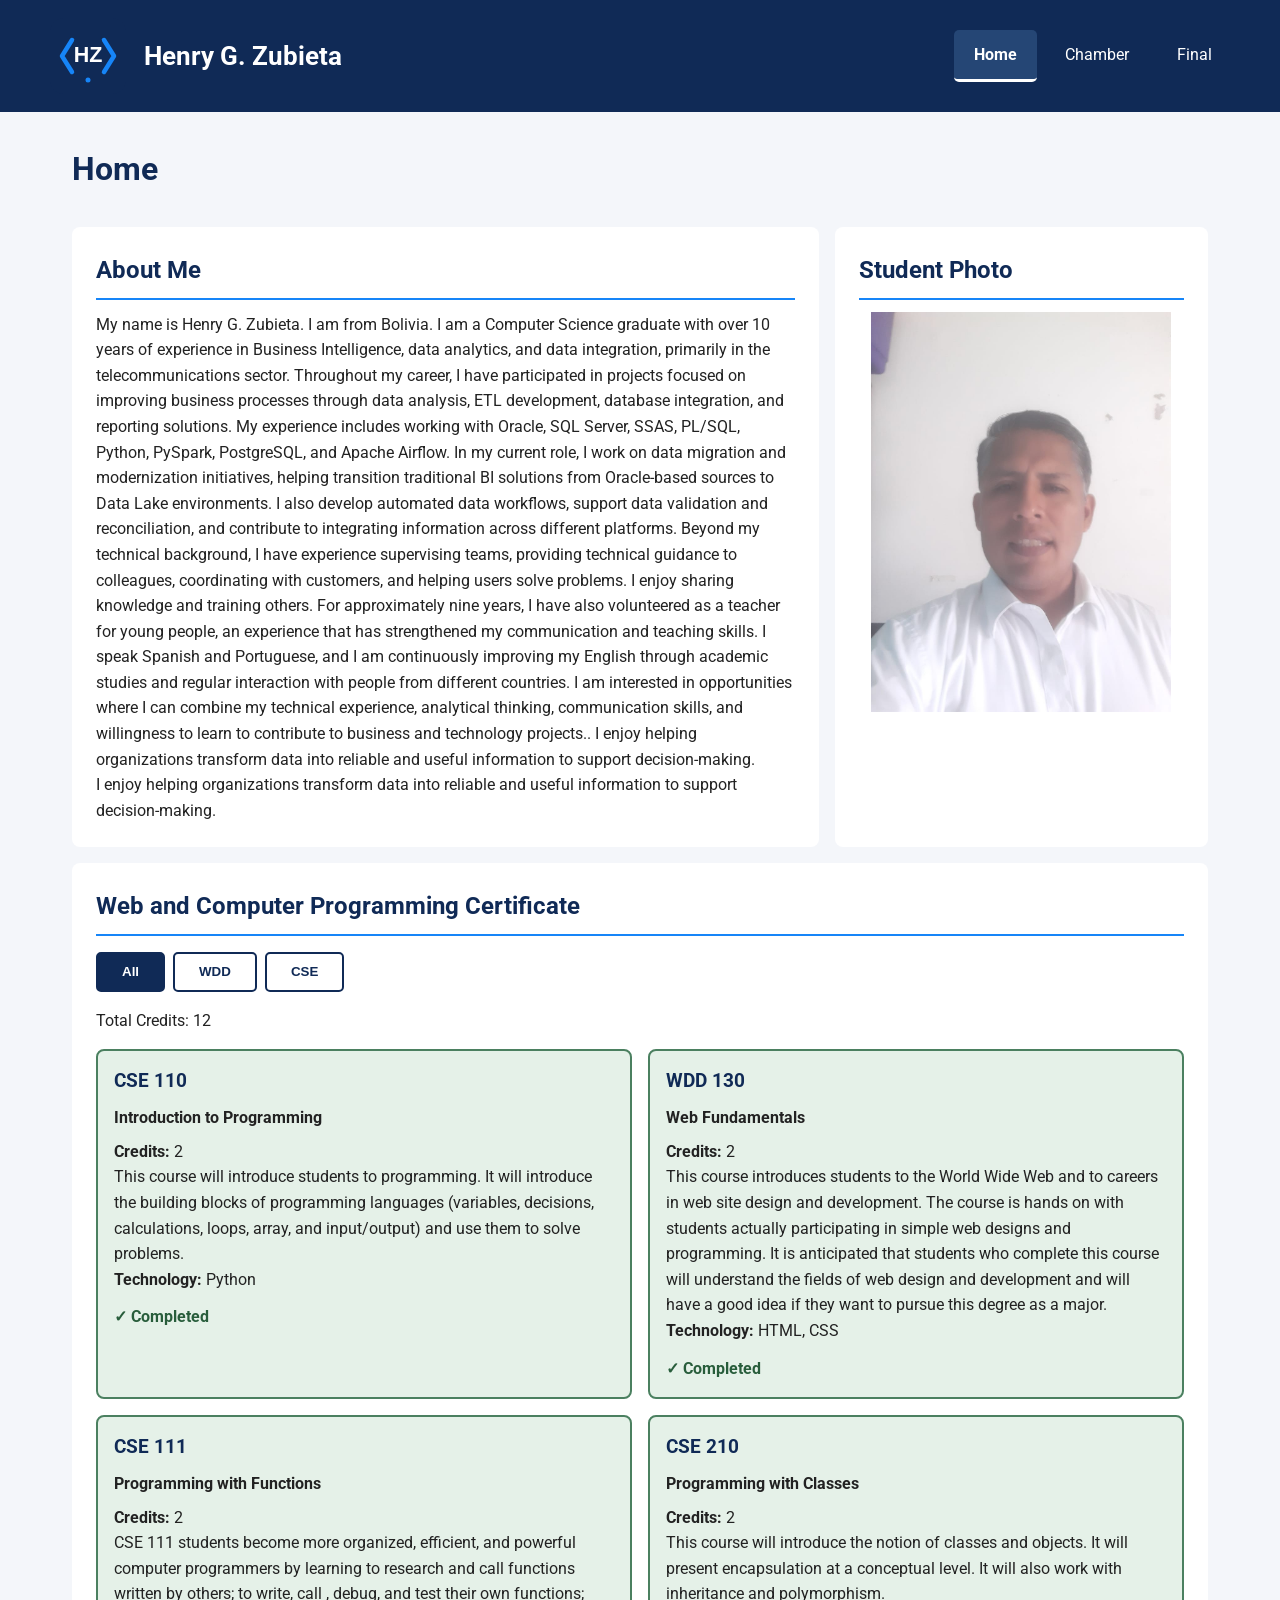
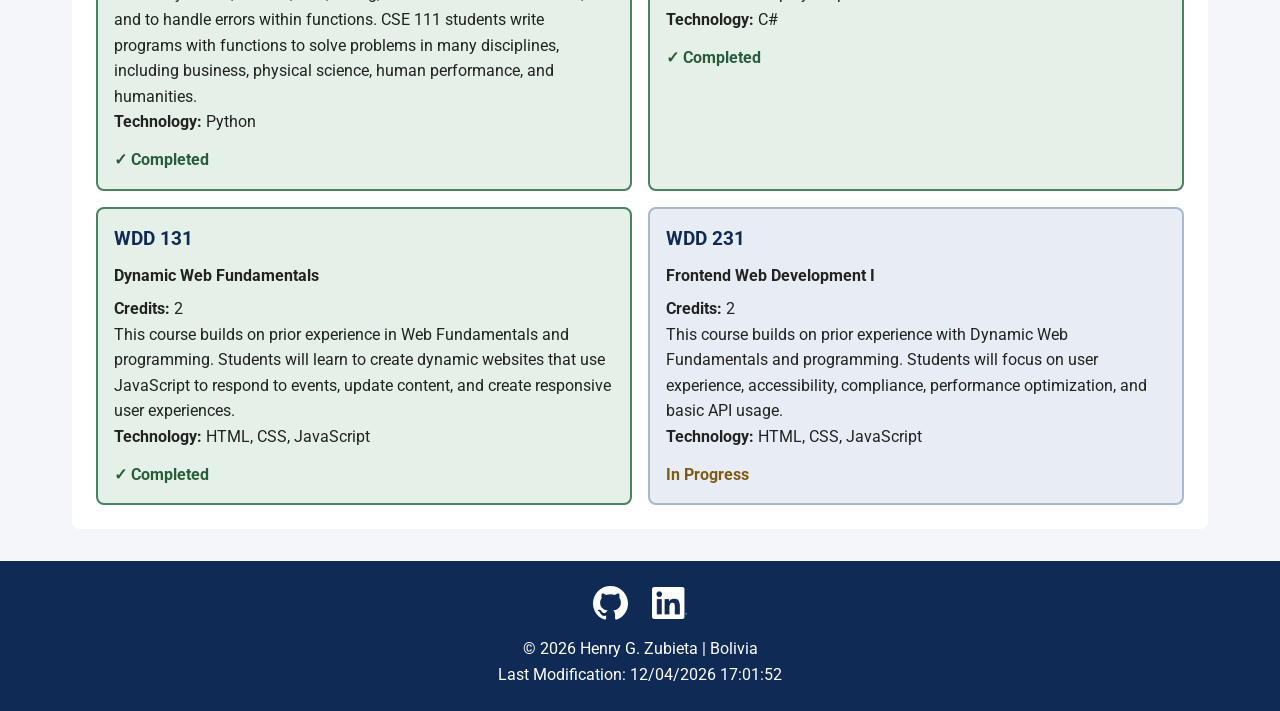
<file: index.html>
<!DOCTYPE html>
<html lang="en-US">
<head>
    <meta charset="UTF-8">
    <meta name="viewport" content="width=device-width, initial-scale=1.0">

    <title>Henry Zubieta's Courses</title>

    <meta name="description" content="Henry Zubieta's WDD 231 course home page, featuring personal information and Web and Computer Programming courses.">
    <meta name="author" content="Henry G. Zubieta">

    <!-- Google Fonts -->
    <link rel="preconnect" href="https://fonts.googleapis.com">
    <link rel="preconnect" href="https://fonts.gstatic.com" crossorigin>
    <link href="https://fonts.googleapis.com/css2?family=Roboto:wght@100;400;700&display=swap" rel="stylesheet">

    <!-- CSS -->
    <link href="styles/small.css" rel="stylesheet">
    <link href="styles/larger.css" rel="stylesheet">

    <!-- JavaScript -->
    <script src="scripts/navigation.js" defer></script>
    <script src="scripts/date.js" defer></script>
    <script src="scripts/course.js" defer></script>
</head>

<body>
    
    <header>
        <img src="images/logo.svg" alt="Henry Zubieta logo">
        <span>Henry G. Zubieta</span>

        <button id="menu-button" aria-label="Open navigation menu"
            aria-expanded="false" aria-controls="primary-nav">
            ☰
        </button>

        <nav id="primary-nav">
            <ul>
                <li><a href="index.html" class="active" aria-current="page">Home</a></li>
                <li><a href="chamber/index.html">Chamber</a></li>
                <li><a href="final/index.html">Final</a></li>
            </ul>
        </nav>
    </header>


    <main>
        <h1>Home</h1>

        <section>
            <h2>About Me</h2>
            <p>
                My name is Henry G. Zubieta. I am from Bolivia. I am a Computer Science graduate with over 10 years of experience in Business Intelligence, data analytics, and data integration, primarily in the telecommunications sector. Throughout my career, I have participated in projects focused on improving business processes through data analysis, ETL development, database integration, and reporting solutions. My experience includes working with Oracle, SQL Server, SSAS, PL/SQL, Python, PySpark, PostgreSQL, and Apache Airflow. In my current role, I work on data migration and modernization initiatives, helping transition traditional BI solutions from Oracle-based sources to Data Lake environments. I also develop automated data workflows, support data validation and reconciliation, and contribute to integrating information across different platforms. Beyond my technical background, I have experience supervising teams, providing technical guidance to colleagues, coordinating with customers, and helping users solve problems. I enjoy sharing knowledge and training others. For approximately nine years, I have also volunteered as a teacher for young people, an experience that has strengthened my communication and teaching skills. I speak Spanish and Portuguese, and I am continuously improving my English through academic studies and regular interaction with people from different countries. I am interested in opportunities where I can combine my technical experience, analytical thinking, communication skills, and willingness to learn to contribute to business and technology projects..
                I enjoy helping organizations transform data into reliable and useful information to support decision-making.
            </p>
            <p>
                I enjoy helping organizations transform data into
                reliable and useful information to support
                decision-making.
            </p>
        </section>

        <section>
            <h2>Student Photo</h2>
            <img src="images/profile.jpg" alt="Henry Zubieta profile photo" width="300" height="300">
        </section>
        
        <section class="certificate">
            <h2>Web and Computer Programming Certificate</h2>
            
            <div class="course-filters">
                <button id="all-courses" class="filter-button active"
                    data-filter="ALL" aria-pressed="true">
                    All
                </button>

                <button id="wdd-courses" class="filter-button"
                    data-filter="WDD" aria-pressed="false">
                    WDD
                </button>

                <button id="cse-courses" class="filter-button"
                    data-filter="CSE" aria-pressed="false">
                    CSE
                </button>
            </div>

            <p id="credit-total" aria-live="polite">Total Credits: 0</p>

            <div id="course-container" class="course-container">
            </div>

        </section>

    </main>
    
    <footer>
        <div class="social-links">
            <a href="https://github.com/gheraldz-code"
            target="_blank"
            rel="noopener noreferrer"
            aria-label="Visit my GitHub profile">

                <img src="images/github.svg"
                    alt=""
                    width="35"
                    height="35">
            </a>

            <a href="https://linkedin.com/in/henry-g-zubieta"
            target="_blank"
            rel="noopener noreferrer"
            aria-label="Visit my LinkedIn profile">

                <img src="images/linkedin.png"
                    alt=""
                    width="35"
                    height="35">
            </a>
        </div>

        <p>
            &copy; <span id="currentyear"></span>
            Henry G. Zubieta | Bolivia
        </p>

        <p>
            Last Modification:
            <span id="lastModified"></span>
        </p>
    </footer>

</body>
</html>
</file>
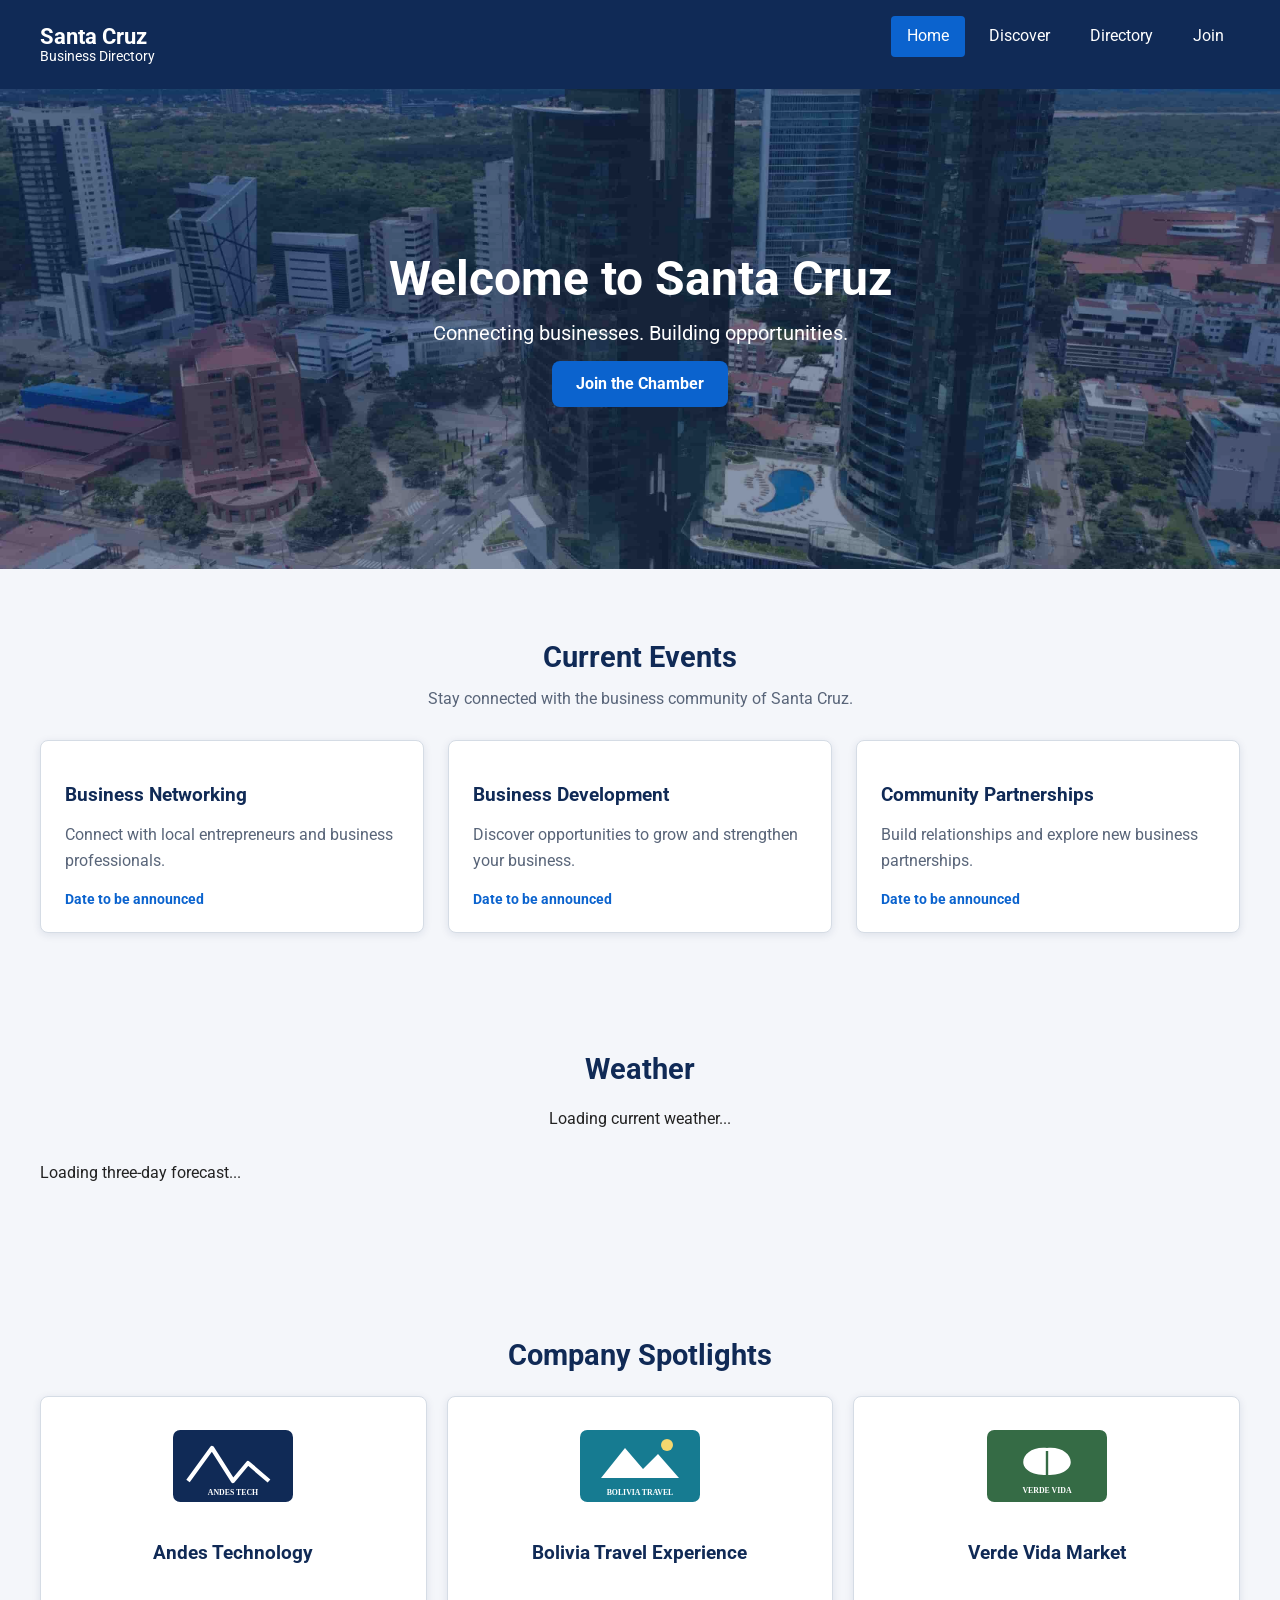
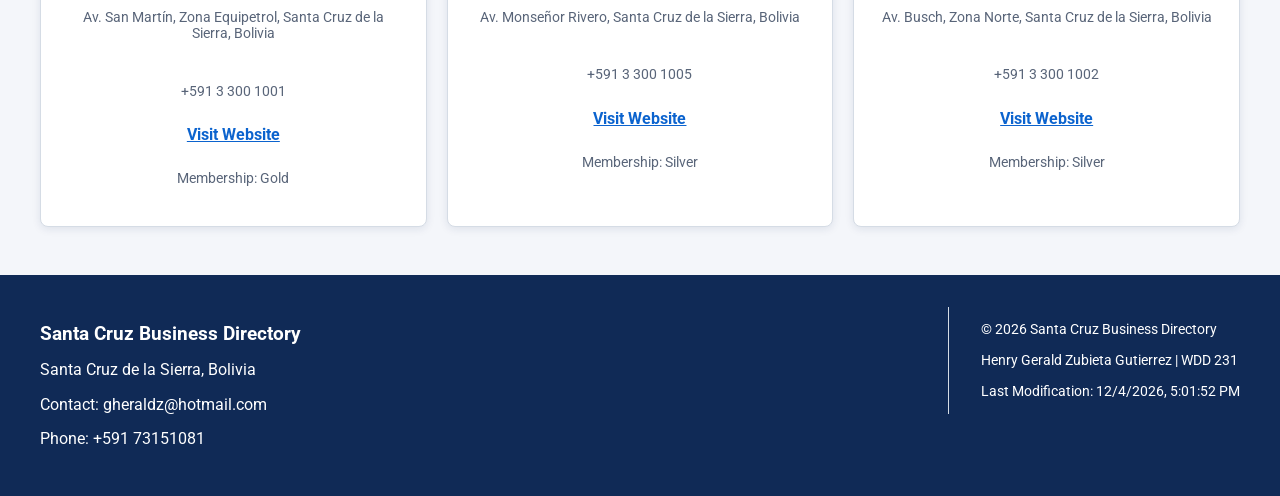
<file: chamber/index.html>
<!DOCTYPE html>
<html lang="en-US">
<head>
    <meta charset="UTF-8">
    <meta name="viewport" content="width=device-width, initial-scale=1.0">

    <meta name="description" content="Welcome to the Santa Cruz Business Directory. Connect with local businesses, discover events, and explore opportunities in Santa Cruz de la Sierra, Bolivia.">
    <meta name="author" content="Henry Gerald Zubieta Gutierrez">

    <meta property="og:title" content="Santa Cruz Business Directory | Home">
    <meta property="og:description" content="Connect with businesses and discover opportunities in Santa Cruz de la Sierra, Bolivia.">
    <meta property="og:type" content="website">
    <meta property="og:image" content="https://gheraldz-code.github.io/wdd231/chamber/images/social-preview.png">
    <meta property="og:url" content="https://gheraldz-code.github.io/wdd231/chamber/index.html">
    
    <title>Home | Santa Cruz Business Directory</title>

    <link rel="icon" href="images/favicon.ico">

    <link rel="preconnect" href="https://fonts.googleapis.com">
    <link rel="preconnect" href="https://fonts.gstatic.com" crossorigin>
    <link href="https://fonts.googleapis.com/css2?family=Roboto:wght@400;500;700&display=swap" rel="stylesheet">

    <link rel="stylesheet" href="styles/normalize.css">
    <link rel="stylesheet" href="styles/small.css">
    <link rel="stylesheet" href="styles/large.css">

    <script type="module" src="scripts/home.mjs"></script>
</head>

<body>
    <header>
        <div class="header-content">
            <a href="index.html" class="site-brand" aria-label="Santa Cruz Business Directory Home">
                <span class="brand-name">Santa Cruz</span>
                <span class="brand-subtitle">Business Directory</span>
            </a>

            <button id="menu-button" class="menu-button"
                aria-label="Open navigation menu"
                aria-expanded="false"
                aria-controls="primary-navigation">
                ☰
            </button>

            <nav id="primary-navigation" class="navigation">
                
                <ul>
                    <li><a href="index.html" class="active" aria-current="page">Home</a></li>
                    <li><a href="discover.html">Discover</a></li>
                    <li><a href="directory.html">Directory</a></li>
                    <li><a href="join.html">Join</a></li>
                </ul>
                
            </nav>
        </div>
    </header>

    <main>
        <section class="hero">
            <img src="images/hero.jpg"
                alt="Business community in Santa Cruz de la Sierra">
            <div class="hero-content">
                <h1>Welcome to Santa Cruz</h1>
                <p>Connecting businesses. Building opportunities.</p>
                <a href="join.html" class="cta-button">Join the Chamber</a>
            </div>
        </section>

        <section class="current-events">
            <div class="section-heading">
                <h2>Current Events</h2>
                <p>Stay connected with the business community of Santa Cruz.</p>
            </div>

            <div id="events-container" class="events-grid">

                <article class="event-card">
                    <h3>Business Networking</h3>
                    <p>Connect with local entrepreneurs and business professionals.</p>
                    <span class="event-date">Date to be announced</span>
                </article>

                <article class="event-card">
                    <h3>Business Development</h3>
                    <p>Discover opportunities to grow and strengthen your business.</p>
                    <span class="event-date">Date to be announced</span>
                </article>

                <article class="event-card">
                    <h3>Community Partnerships</h3>
                    <p>Build relationships and explore new business partnerships.</p>
                    <span class="event-date">Date to be announced</span>
                </article>

            </div>
        </section>

        <section class="weather-section">
            <h2>Weather</h2>
            <div id="current-weather">
                <p>Loading current weather...</p>
            </div>
            <div id="weather-forecast">
                <p>Loading three-day forecast...</p>
            </div>
        </section>

        <section class="company-spotlights">
            <h2>Company Spotlights</h2>
            <div id="spotlights-container">
                <p>Loading featured businesses...</p>
            </div>
        </section>
    </main>

    <footer>
        <div class="footer-content">
            <div class="contact-information">
                <h2>Santa Cruz Business Directory</h2>
                <p>Santa Cruz de la Sierra, Bolivia</p>
                <p>Contact: gheraldz@hotmail.com</p>
                <p>Phone: +591 73151081</p>
            </div>

            <div class="development-information">
                <p>&copy; <span id="current-year"></span>
                    Santa Cruz Business Directory</p>
                <p>Henry Gerald Zubieta Gutierrez | WDD 231</p>
                <p>Last Modification: <span id="last-modified"></span></p>
            </div>
        </div>
    </footer>
</body>
</html>
</file>
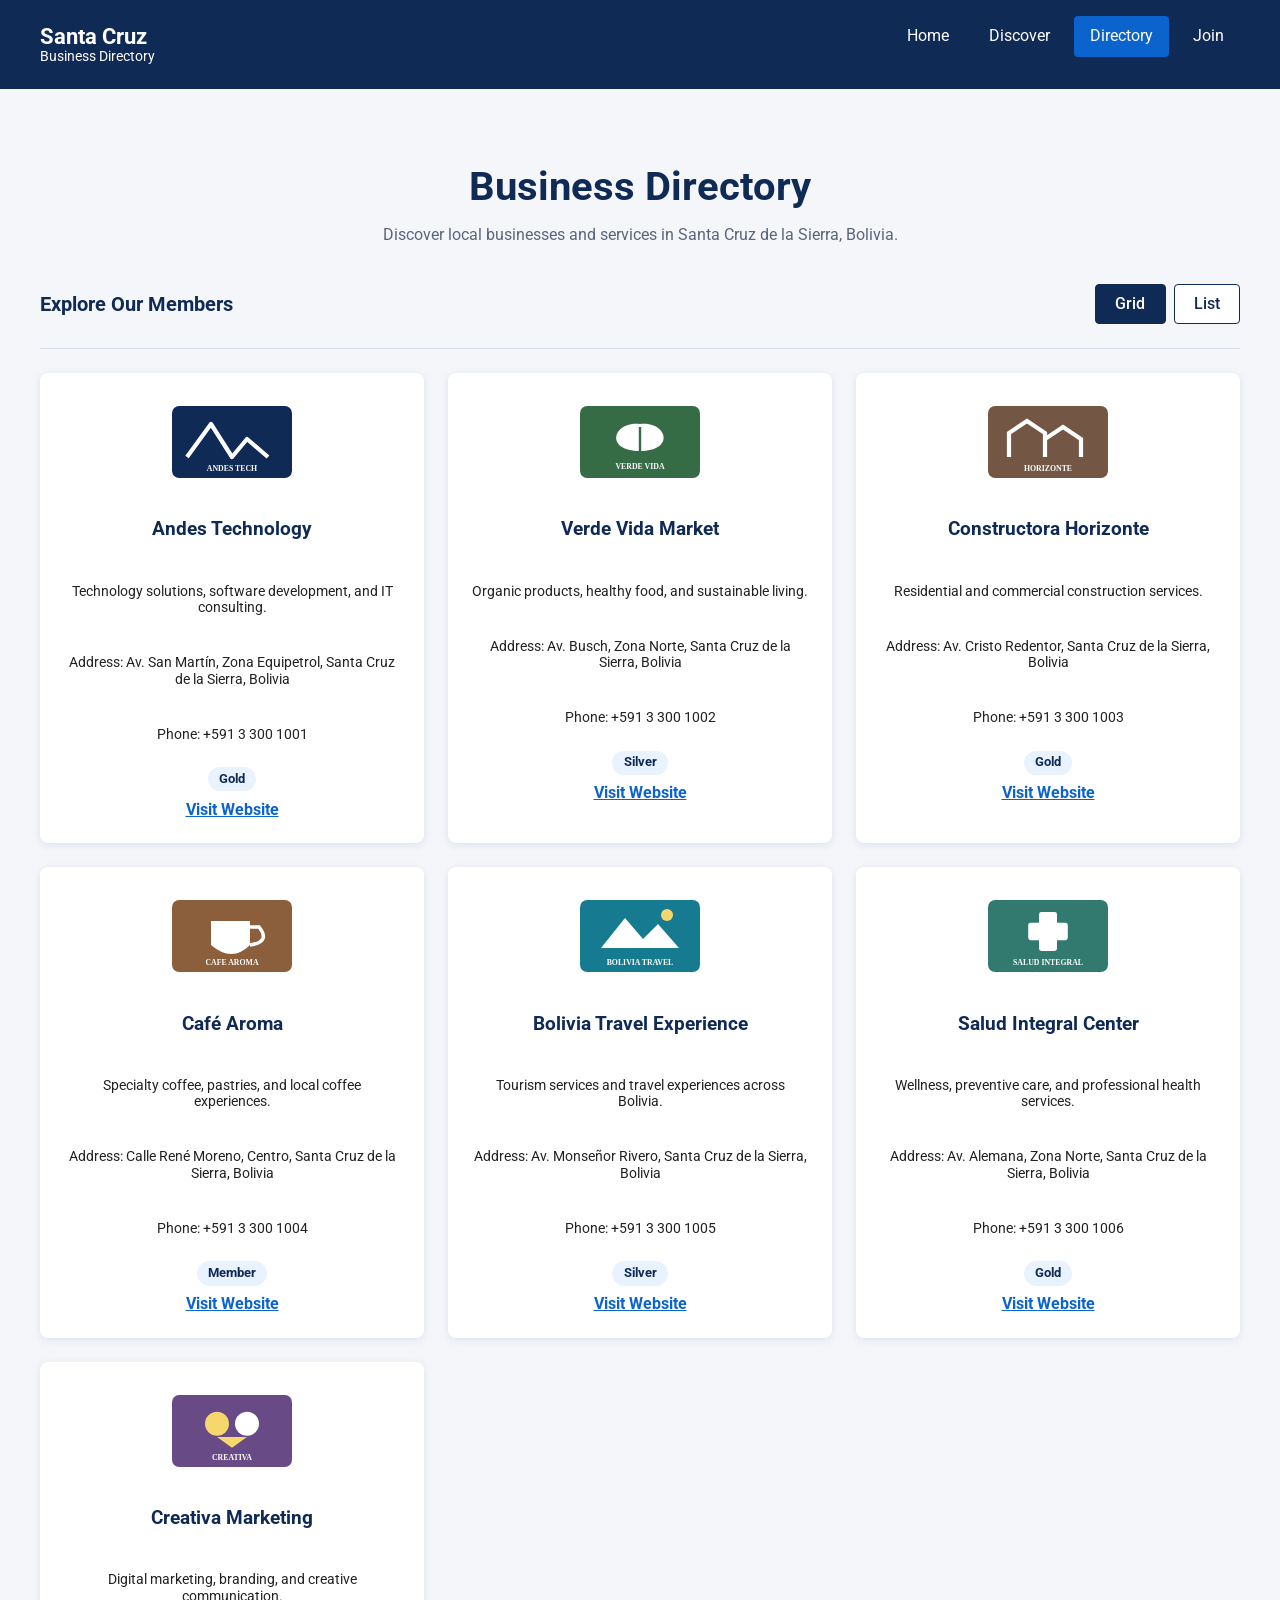
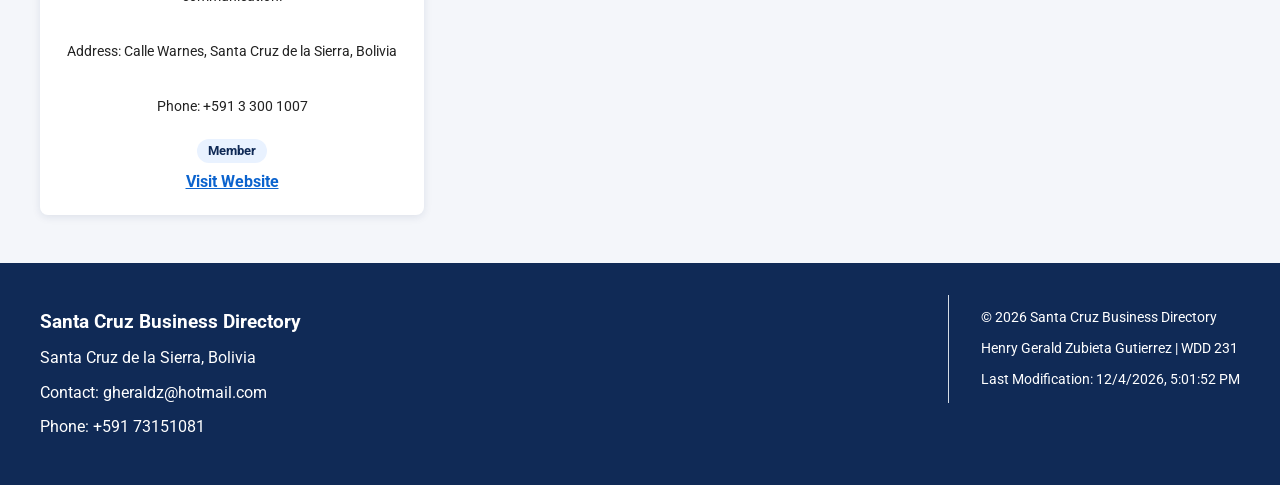
<file: chamber/directory.html>
<!DOCTYPE html>
<html lang="en-US">
<head>
    <meta charset="UTF-8">
    <meta name="viewport" content="width=device-width, initial-scale=1.0">

    <meta name="description" content="Explore the Santa Cruz Business Directory and discover local businesses, services, and organizations in Santa Cruz de la Sierra, Bolivia.">
    <meta name="author" content="Henry Gerald Zubieta Gutierrez">

    <meta property="og:title" content="Santa Cruz Business Directory">
    <meta property="og:description" content="Discover local businesses and services in Santa Cruz de la Sierra, Bolivia.">
    <meta property="og:type" content="website">
    <meta property="og:image" content="https://gheraldz-code.github.io/wdd231/chamber/images/social-preview.png">
    <meta property="og:url" content="https://gheraldz-code.github.io/wdd231/chamber/directory.html">
    
    <meta name="theme-color" content="#102A56">

    <title>Business Directory | Santa Cruz Business Directory</title>

    <link rel="icon" href="images/favicon.ico">

    <link rel="preconnect" href="https://fonts.googleapis.com">
    <link rel="preconnect" href="https://fonts.gstatic.com" crossorigin>
    <link href="https://fonts.googleapis.com/css2?family=Roboto:wght@400;500;700&display=swap" rel="stylesheet">

    <link rel="stylesheet" href="styles/normalize.css">
    <link rel="stylesheet" href="styles/small.css">
    <link rel="stylesheet" href="styles/large.css">

    <script type="module" src="scripts/directory.mjs"></script>
</head>

<body>
    <header>
        <div class="header-content">
            <a href="index.html" class="site-brand" aria-label="Santa Cruz Business Directory Home">
                <span class="brand-name">Santa Cruz</span>
                <span class="brand-subtitle">Business Directory</span>
            </a>

            <button id="menu-button" class="menu-button"
                aria-label="Open navigation menu"
                aria-expanded="false"
                aria-controls="primary-navigation">
                ☰
            </button>

            <nav id="primary-navigation" class="navigation">
                
                <ul>
                    <li><a href="index.html">Home</a></li>
                    <li><a href="discover.html">Discover</a></li>
                    <li><a href="directory.html" class="active" aria-current="page">Directory</a></li>
                    <li><a href="join.html">Join</a></li>
                </ul>
                
            </nav>
        </div>
    </header>

    <main>
        <section class="directory-section">
            <div class="page-heading">
                <h1>Business Directory</h1>
                <p>
                    Discover local businesses and services in
                    Santa Cruz de la Sierra, Bolivia.
                </p>
            </div>

            <div class="view-options">
                <h2>Explore Our Members</h2>

                <div class="view-buttons">
                    <button id="grid-view" class="view-button active"
                        aria-label="Display members in grid view"
                        aria-pressed="true">
                        Grid
                    </button>

                    <button id="list-view" class="view-button"
                        aria-label="Display members in list view"
                        aria-pressed="false">
                        List
                    </button>
                </div>
            </div>

            <div id="members-container" class="members-grid"
                aria-live="polite">
                <p>Loading business directory...</p>
            </div>
        </section>
    </main>

    <footer>
        <div class="footer-content">
            <div class="contact-information">
                <h2>Santa Cruz Business Directory</h2>
                <p>Santa Cruz de la Sierra, Bolivia</p>
                <p>Contact: gheraldz@hotmail.com</p>
                <p>Phone: +591 73151081</p>
            </div>

            <div class="development-information">
                <p>&copy; <span id="current-year"></span>
                    Santa Cruz Business Directory</p>
                <p>Henry Gerald Zubieta Gutierrez | WDD 231</p>
                <p>Last Modification: <span id="last-modified"></span></p>
            </div>
        </div>
    </footer>
</body>
</html>
</file>
<file: styles/small.css>
/* General Styles */
:root {
    /* Color Palette */
    --primary-color: #102A56;
    --secondary-color: #1685F8;
    --background-color: #F4F6FA;
    --surface-color: #FFFFFF;
    --text-color: #222222;
    --text-light-color: #FFFFFF;

    /* Typography */
    --heading-font: "Roboto", sans-serif;
    --body-font: "Roboto", sans-serif;
}

/* General Styles */
* {
    margin: 0;
    padding: 0;
    box-sizing: border-box;
}

body {
    font-family: var(--body-font);
    color: var(--text-color);
    background-color: var(--background-color);
    line-height: 1.6;
}

/* Header */
header {
    display: flex;
    align-items: center;
    flex-wrap: wrap;
    gap: 1rem;
    background-color: var(--primary-color);
    color: var(--text-light-color);
    padding: 1rem;
}

header img {
    width: 65px;
    height: 65px;
}

header span {
    font-size: 1.2rem;
    font-weight: 700;
}

/* Main */
main {
    max-width: 1200px;
    margin: 0 auto;
    padding: 1rem;
}

h1, h2 {
    font-family: var(--heading-font);
    color: var(--primary-color);
}

h1 {
    margin-bottom: 1rem;
}

section {
    background-color: var(--surface-color);
    padding: 1rem;
    margin-bottom: 1rem;
    border-radius: 8px;
}

section h2 {
    margin-bottom: 0.75rem;
    border-bottom: 2px solid var(--secondary-color);
    padding-bottom: 0.5rem;
}

section img {
    display: block;
    max-width: 100%;
    height: auto;
    margin: 0 auto;
}

/* Footer */
footer {
    background-color: var(--primary-color);
    color: var(--text-light-color);
    text-align: center;
    padding: 1.5rem;
}


/* Navigation - Small Screens */

#menu-button {
    margin-left: auto;
    background: none;
    border: none;
    color: var(--text-light-color);
    font-size: 2rem;
    cursor: pointer;
}

nav {
    display: none;
    width: 100%;
}

nav.open {
    display: block;
}

nav ul {
    list-style: none;
    display: flex;
    flex-direction: column;
}

nav a {
    display: block;
    padding: 0.75rem;
    color: var(--text-light-color);
    text-decoration: none;
    text-align: center;
    border-radius: 5px;
    transition: background-color 0.3s ease;
}

/* Current page */
nav a.active {
    background-color: #254675;
    color: var(--surface-color);
    font-weight: 700;
    border-bottom: 3px solid var(--surface-color);
}

/* Hover effect */
nav a:hover {
    background-color: #254675;
}


/* Course Filters */

.course-filters {
    display: flex;
    flex-wrap: wrap;
    gap: 0.5rem;
    margin: 1rem 0;
}

.filter-button {
    padding: 0.65rem 1.5rem;
    border: 2px solid var(--primary-color);
    border-radius: 5px;
    background-color: var(--surface-color);
    color: var(--primary-color);
    font-weight: 700;
    cursor: pointer;
    transition: background-color 0.3s ease, color 0.3s ease;
}

.filter-button.active {
    background-color: var(--primary-color);
    color: var(--text-light-color);
}

.filter-button:hover {
    background-color: var(--secondary-color);
    color: var(--text-light-color);
}

/* Course Cards */

.course-container {
    display: grid;
    grid-template-columns: 1fr;
    gap: 1rem;
    margin-top: 1rem;
}

.course-card {
    background-color: #E8EDF5;
    border: 2px solid #AAB8CC;
    border-radius: 8px;
    padding: 1rem;
}

.course-card h3 {
    color: var(--primary-color);
    margin-bottom: 0.5rem;
}

.course-title {
    font-weight: 700;
    margin-bottom: 0.5rem;
}

.course-card.completed {
    background-color: #E5F1E8;
    border-color: #4B8060;
}

.course-status {
    margin-top: 0.75rem;
    font-weight: 700;
    color: #285D3B;
}

.course-card:not(.completed) .course-status {
    color: #805B13;
}

/* Keyboard Accessibility */

a:focus-visible,
button:focus-visible {
    outline: 3px solid #F2B705;
    outline-offset: 3px;
}

/* Footer Social Links */


.social-links {
    display: flex;
    justify-content: center;
    align-items: center;
    gap: 1.5rem;
    margin-bottom: 1rem;
}

.social-links img {
    display: block;
    width: 35px;
    height: 35px;
    object-fit: contain;
    transition: transform 0.3s ease;
}

.social-links a:hover img {
    transform: scale(1.15);
}

.social-links a:focus-visible {
    outline: 3px solid #F2B705;
    outline-offset: 5px;
    border-radius: 4px;
}
</file>
<file: styles/larger.css>
/* Larger Screens */
@media screen and (min-width: 768px) {

    header {
        padding: 1rem 3rem;
    }

    header img {
        width: 80px;
        height: 80px;
    }

    header span {
        font-size: 1.6rem;
    }

    main {
        padding: 2rem;
    }

    main section {
        padding: 1.5rem;
    }

    
    /* Navigation - Large Screens */

    #menu-button {
        display: none;
    }

    nav {
        display: block;
        width: auto;
        margin-left: auto;
    }

    nav ul {
        flex-direction: row;
        gap: 0.5rem;
    }

    nav a {
        padding: 0.75rem 1.25rem;
    }
    

    /* Main Layout - Larger Screens */

    main {
        display: grid;
        grid-template-columns: 2fr 1fr;
        gap: 1rem;
    }

    main h1 {
        grid-column: 1 / -1;
    }

    main section {
        margin-bottom: 0;
    }

    main .certificate {
        grid-column: 1 / -1;
    }

    /* Course Cards - Larger Screens */

    .course-container {
        grid-template-columns: repeat(2, 1fr);
    }

}
</file>
<file: chamber/styles/small.css>
/** Small Screen Styles - Mobile First **/

/* Global Variables */
:root {
    --color-primary: #102A56;
    --color-secondary: #0B63CE;
    --color-orange: #FFD166;
    --color-background: #F4F6FA;
    --color-surface: #FFFFFF;
    --color-text: #222222;
    --color-text-light: #FFFFFF;
    --color-border: #D5DCE5;
    --color-muted: #596579;
    --color-accent: #E9F2FF;

    --font-primary: "Roboto", sans-serif;

    --shadow-card: 0 2px 8px #102A561A;
    --radius-card: 8px;
    --content-width: 1200px;
}

/* General Styles */
body {
    font-family: var(--font-primary);
    color: var(--color-text);
    background-color: var(--color-background);
}

a {
    color: var(--color-secondary);
}

a:hover {
    text-decoration: underline;
}

/* Header */
header {
    background-color: var(--color-primary);
    color: var(--color-text-light);
}

.header-content {
    max-width: var(--content-width);
    margin: 0 auto;
    padding: 1rem;
    display: flex;
    flex-wrap: wrap;
    align-items: center;
    justify-content: space-between;
}

.site-brand {
    display: flex;
    flex-direction: column;
    color: var(--color-text-light);
}

.site-brand:hover {
    text-decoration: none;
}

.brand-name {
    font-size: 1.4rem;
    font-weight: 700;
}

.brand-subtitle {
    font-size: 0.85rem;
}

/* Mobile Navigation */
.menu-button {
    display: block;
    background: none;
    border: 1px solid var(--color-text-light);
    color: var(--color-text-light);
    padding: 0.4rem 0.7rem;
    border-radius: 4px;
    font-size: 1.3rem;
}

.navigation {
    display: none;
    width: 100%;
}

.navigation.open {
    display: block;
}

.navigation ul {
    display: flex;
    flex-direction: column;
    margin-top: 1rem;
    padding: 0;
    list-style: none;
}

.navigation li {
    width: 100%;
}

.navigation a {
    display: block;
    padding: 0.8rem;
    color: var(--color-text-light);
    text-align: center;
    border-radius: 4px;
    text-decoration: none;
}

.navigation a:hover,
.navigation a.active {
    background-color: var(--color-secondary);
    text-decoration: none;
}

/* Header Links - All States */
header a,
header a:hover,
header a:focus,
header a:active,
header a:visited {
    text-decoration: none;
}

/* Main Content */
.directory-section {
    max-width: var(--content-width);
    margin: 0 auto;
    padding: 2rem 1rem;
}

.page-heading {
    text-align: center;
    margin-bottom: 2rem;
}

.page-heading h1 {
    color: var(--color-primary);
    font-size: 2rem;
    margin-bottom: 0.5rem;
}

.page-heading p {
    color: var(--color-muted);
}

/* View Options */
.view-options {
    display: flex;
    flex-direction: column;
    gap: 1rem;
    margin-bottom: 1.5rem;
    padding-bottom: 1rem;
    border-bottom: 1px solid var(--color-border);
}

.view-options h2 {
    color: var(--color-primary);
    font-size: 1.25rem;
}

.view-buttons {
    display: flex;
    gap: 0.5rem;
}

.view-button {
    padding: 0.6rem 1.2rem;
    border: 1px solid var(--color-primary);
    border-radius: 4px;
    background-color: var(--color-surface);
    color: var(--color-primary);
    font-weight: 500;
}

.view-button:hover,
.view-button.active {
    background-color: var(--color-primary);
    color: var(--color-text-light);
}

/* Members Grid */
.members-grid {
    display: grid;
    grid-template-columns: 1fr;
    gap: 1.25rem;
}

/* Member Card */
.member-card {
    /*
    background-color: var(--color-surface);
    border-radius: var(--radius-card);
    box-shadow: var(--shadow-card);
    padding: 1.25rem;
    */
    text-align: center;
    display: flex;
    flex-direction: column;
    align-items: center;
    gap: 0.75rem;
}

.member-card h3 {
    color: var(--color-primary);
    font-size: 1.2rem;
}

.member-card img {
    width: 120px;
    height: 90px;
    object-fit: contain;
    margin: 0 auto;
}

.member-card p {
    font-size: 0.9rem;
}

.member-card .membership-level {
    display: inline-block;
    padding: 0.3rem 0.7rem;
    border-radius: 20px;
    background-color: var(--color-accent);
    color: var(--color-primary);
    font-size: 0.8rem;
    font-weight: 700;
}

.member-card a {
    font-weight: 700;
    overflow-wrap: anywhere;
}

/* List View */
.members-list {
    display: flex;
    flex-direction: column;
    gap: 0;
}

.members-list .member-card {
    flex-direction: column;
    align-items: flex-start;
    text-align: left;
    gap: 0.4rem;
    padding: 1rem;
    border-radius: 0;
    box-shadow: none;
    border-bottom: 1px solid var(--color-border);
}

.members-list .member-card img {
    display: none;
}

.members-list .member-card h3 {
    font-size: 1rem;
}

/* Hero Section */
.hero {
    position: relative;
    width: 100%;
    min-height: 350px;
    overflow: hidden;
    background-color: var(--color-primary);
}

.hero img {
    display: block;
    width: 100%;
    height: 350px;
    object-fit: cover;
    object-position: center;
}

.hero-content {
    position: absolute;
    inset: 0;
    display: flex;
    flex-direction: column;
    align-items: center;
    justify-content: center;
    gap: 1rem;
    padding: 1.5rem;
    text-align: center;
    color: var(--color-text-light);
    background-color: #102A5680;
}

.hero-content h1 {
    font-size: 2rem;
    margin: 0;
}

.hero-content p {
    font-size: 1rem;
    margin: 0;
}

.cta-button {
    display: inline-block;
    padding: 0.85rem 1.5rem;
    background-color: var(--color-secondary);
    color: var(--color-text-light);
    border-radius: var(--radius-card);
    font-weight: 700;
    text-decoration: none;
}

.cta-button:hover {
    background-color: var(--color-primary);
    text-decoration: none;
}

.cta-button:focus-visible {
    outline: 3px solid #FFD166;
    outline-offset: 3px;
}

/** Current Events **/

/*.current-events { common
    max-width: var(--content-width);
    margin: 0 auto;
    padding: 2.5rem 1rem;
}*/

.section-heading {
    text-align: center;
    margin-bottom: 2rem;
}

/*.section-heading h2 { common
    color: var(--color-primary);
    font-size: 1.8rem;
    margin-bottom: 0.5rem;
}*/

.section-heading p {
    color: var(--color-muted);
}

.events-grid {
    display: grid;
    grid-template-columns: 1fr;
    gap: 1.25rem;
}

.event-card {
    /*
    background-color: var(--color-surface);
    border-radius: var(--radius-card);
    box-shadow: var(--shadow-card);
    padding: 1.5rem;
    */
    border: 1px solid var(--color-border);
}

.event-card h3 {
    color: var(--color-primary);
    font-size: 1.2rem;
    margin-bottom: 0.75rem;
}

.event-card p {
    color: var(--color-muted);
    line-height: 1.6;
    margin-bottom: 1rem;
}

.event-date {
    display: inline-block;
    color: var(--color-secondary);
    font-size: 0.85rem;
    font-weight: 700;
}


/* Keyboard Accessibility */
a:focus-visible,
button:focus-visible {
    outline: 3px solid var(--color-orange);
    outline-offset: 3px;
}


/* Member Information */

.member-info {
    display: flex;
    flex-direction: column;
    align-items: center;
    gap: 0.6rem;
    width: 100%;
}

.member-info p {
    overflow-wrap: anywhere;
}


/** Weather Section **/

/*.weather-section { common
    max-width: var(--content-width);
    margin: 0 auto;
    padding: 2.5rem 1rem;
}

.weather-section h2 { common
    color: var(--color-primary);
    text-align: center;
    font-size: 1.8rem;
    margin-bottom: 1.5rem;
}*/

#current-weather,
#weather-forecast {
    /*
    background-color: var(--color-surface);
    border-radius: var(--radius-card);
    box-shadow: var(--shadow-card);
    padding: 1.5rem;
    */
    margin-bottom: 1.25rem;
}

#current-weather {
    text-align: center;
}

#weather-forecast {
    display: grid;
    grid-template-columns: 1fr;
    gap: 1rem;
}

.forecast-card {
    padding: 1rem;
    text-align: center;
    background-color: var(--color-accent);
    border-radius: var(--radius-card);
}

.forecast-card h3 {
    color: var(--color-primary);
}

.forecast-card p {
    color: var(--color-muted);
}


/* Company Spotlights */

/*.company-spotlights { common
    max-width: var(--content-width);
    margin: 0 auto;
    padding: 2.5rem 1rem;
}

.company-spotlights h2 { common
    color: var(--color-primary);
    text-align: center;
    font-size: 1.8rem;
    margin-bottom: 1.5rem;
}*/

#spotlights-container {
    display: grid;
    grid-template-columns: 1fr;
    gap: 1.25rem;
}

.spotlight-card {
    display: flex;
    flex-direction: column;
    align-items: center;
    gap: 0.75rem;
    /*
    background-color: var(--color-surface);
    border-radius: var(--radius-card);
    box-shadow: var(--shadow-card);
    padding: 1.5rem;
    */
    border: 1px solid var(--color-border);
    text-align: center;
}

.spotlight-card img {
    width: 120px;
    height: 90px;
    object-fit: contain;
}

.spotlight-card h3 {
    color: var(--color-primary);
    font-size: 1.2rem;
}

.spotlight-card p {
    color: var(--color-muted);
    font-size: 0.9rem;
    overflow-wrap: anywhere;
}

.spotlight-card a {
    font-weight: 700;
}


/* Footer */
footer {
    background-color: var(--color-primary);
    color: var(--color-text-light);
    padding: 2rem 1rem;
}

.footer-content {
    max-width: var(--content-width);
    margin: 0 auto;
    display: flex;
    flex-direction: column;
    gap: 1.5rem;
    text-align: center;
}

.contact-information h2 {
    font-size: 1.2rem;
    margin-bottom: 0.5rem;
}

.development-information {
    border-top: 1px solid var(--color-border);
    padding-top: 1rem;
    font-size: 0.9rem;
}


/* Common declarations */

.current-events,
.weather-section,
.company-spotlights {
    max-width: var(--content-width);
    margin: 0 auto;
    padding: 2.5rem 1rem;
}

.section-heading h2,
.weather-section h2,
.company-spotlights h2 {
    color: var(--color-primary);
    font-size: 1.8rem;
}

.weather-section h2,
.company-spotlights h2 {
    text-align: center;
    margin-bottom: 1.5rem;
}

.section-heading h2 {
    margin-bottom: 0.5rem;
}

.member-card,
.event-card,
.spotlight-card {
    background-color: var(--color-surface);
    border-radius: var(--radius-card);
    box-shadow: var(--shadow-card);
    padding: 1.5rem;
}
</file>
<file: chamber/styles/large.css>
/***********************
    Large Screen Styles
************************/

@media screen and (min-width: 768px) {

    /* Header and Navigation */
    .header-content {
        flex-wrap: nowrap;
        padding: 1rem 2rem;
    }

    .menu-button {
        display: none;
    }

    .navigation {
        display: block;
        width: auto;
    }

    .navigation ul {
        flex-direction: row;
        align-items: center;
        gap: 0.5rem;
        margin-top: 0;
    }

    .navigation a {
        padding: 0.7rem 1rem;
    }

    /* Main Content */
    .directory-section,
    .current-events,
    .weather-section,
    .company-spotlights {
        padding: 3rem 2rem;
    }

    .page-heading h1 {
        font-size: 2.5rem;
    }

    /* View Options */
    .view-options {
        flex-direction: row;
        align-items: center;
        justify-content: space-between;
    }

    /* Members Grid */
    .members-grid {
        grid-template-columns: repeat(2, minmax(0, 1fr));
        gap: 1.5rem;
    }

    /* List View */
    .members-list .member-card {
        flex-direction: row;
        align-items: center;
        justify-content: space-between;
        gap: 1rem;
    }

    .members-list .member-info {
        flex: 1;
        align-items: flex-start;
    }

    /* Hero Section */
    .hero img {
        height: 480px;
    }

    .hero-content h1 {
        font-size: 3rem;
    }

    .hero-content p {
        font-size: 1.25rem;
    }

    /* Events */
    .events-grid {
        grid-template-columns: repeat(3, minmax(0, 1fr));
        gap: 1.5rem;
    }

    /* Weather */
    #weather-forecast {
        grid-template-columns: repeat(3, minmax(0, 1fr));
    }

    /* Company Spotlights */
    #spotlights-container {
        grid-template-columns: repeat(2, minmax(0, 1fr));
    }

    /* Footer */
    .footer-content {
        flex-direction: row;
        justify-content: space-between;
        align-items: flex-start;
        text-align: left;
        gap: 2rem;
    }

    .development-information {
        border-top: none;
        border-left: 1px solid var(--color-border);
        padding: 0 0 0 2rem;
    }
}

@media screen and (min-width: 1024px) {

    .members-grid,
    #spotlights-container {
        grid-template-columns: repeat(3, minmax(0, 1fr));
    }
}
</file>
